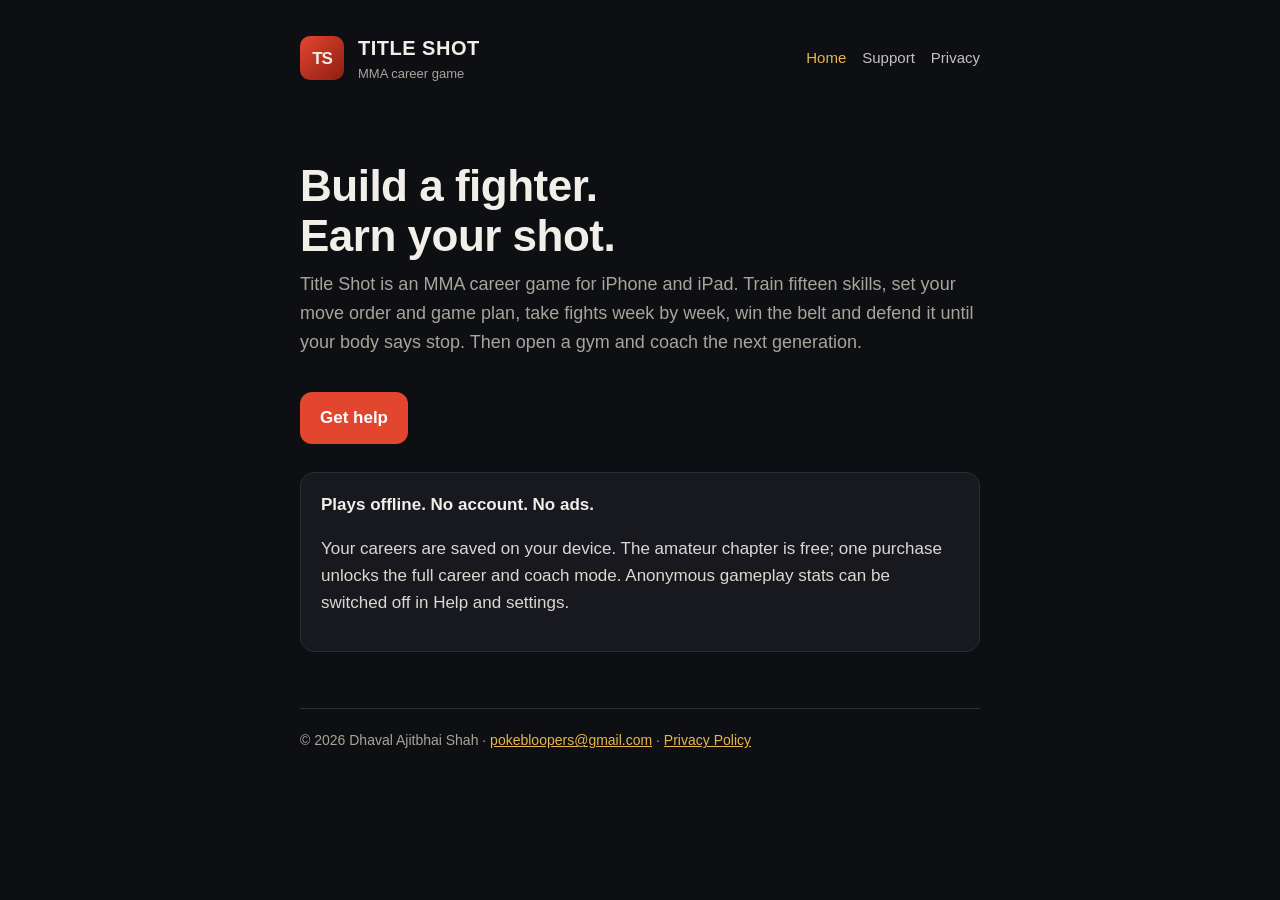
<file: index.html>
<!doctype html>
<html lang="en">
<head>
<meta charset="utf-8">
<meta name="viewport" content="width=device-width, initial-scale=1">
<title>Title Shot – MMA career game</title>
<meta name="description" content="Title Shot is an MMA career game for iPhone and iPad. Build a fighter, earn your title shot, then run your own gym.">
<link rel="stylesheet" href="style.css">
</head>
<body>
<div class="wrap">
  <header class="site">
    <div class="mark" aria-hidden="true">TS</div>
    <div class="brand">Title Shot<small>MMA career game</small></div>
    <nav class="site" aria-label="Site">
      <a href="./" aria-current="page">Home</a>
      <a href="support/">Support</a>
      <a href="privacy/">Privacy</a>
    </nav>
  </header>

  <section class="hero">
    <h1>Build a fighter.<br>Earn your shot.</h1>
    <p class="lede">Title Shot is an MMA career game for iPhone and iPad. Train fifteen skills, set your move order and game plan, take fights week by week, win the belt and defend it until your body says stop. Then open a gym and coach the next generation.</p>
    <a class="cta" href="support/">Get help</a>
  </section>

  <div class="card">
    <strong>Plays offline. No account. No ads.</strong>
    <p>Your careers are saved on your device. The amateur chapter is free; one purchase unlocks the full career and coach mode. Anonymous gameplay stats can be switched off in Help and settings.</p>
  </div>

  <footer class="site">
    © 2026 Dhaval Ajitbhai Shah · <a href="mailto:pokebloopers@gmail.com">pokebloopers@gmail.com</a> · <a href="privacy/">Privacy Policy</a>
  </footer>
</div>
</body>
</html>
</file>
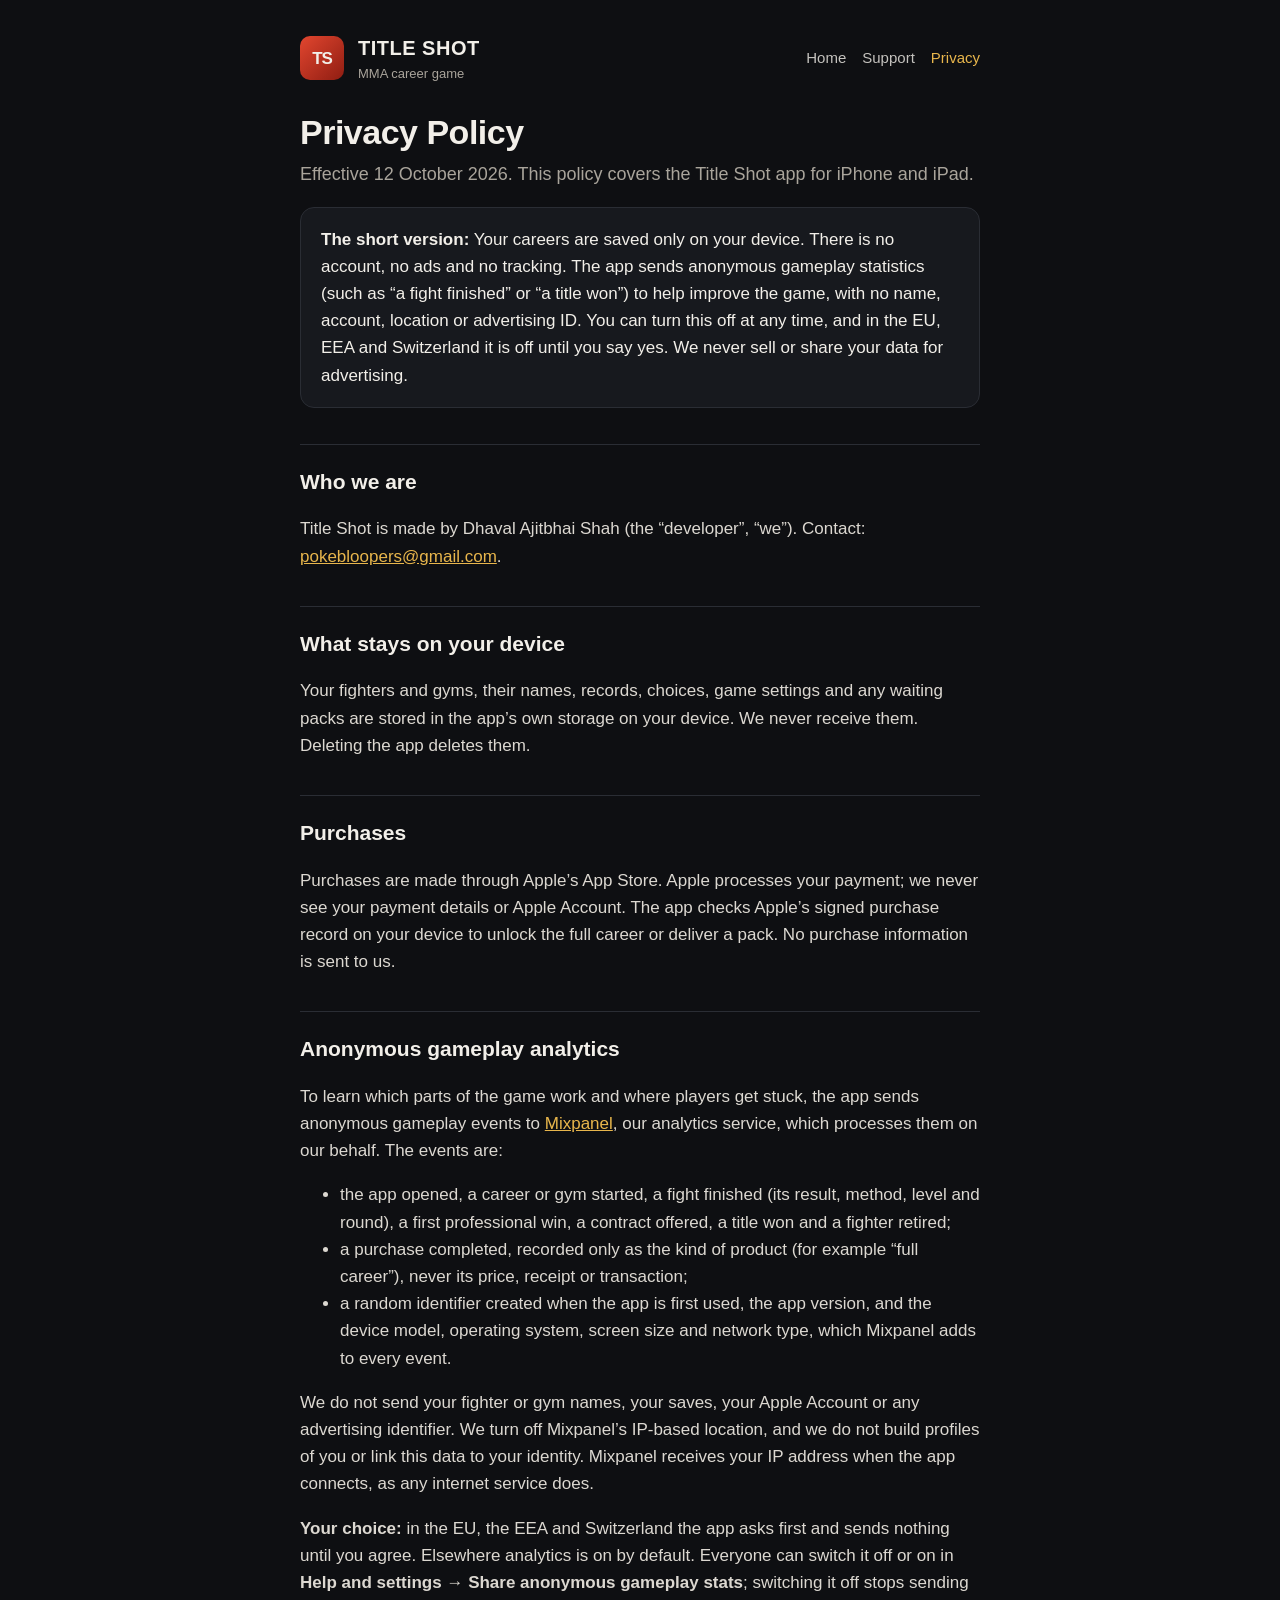
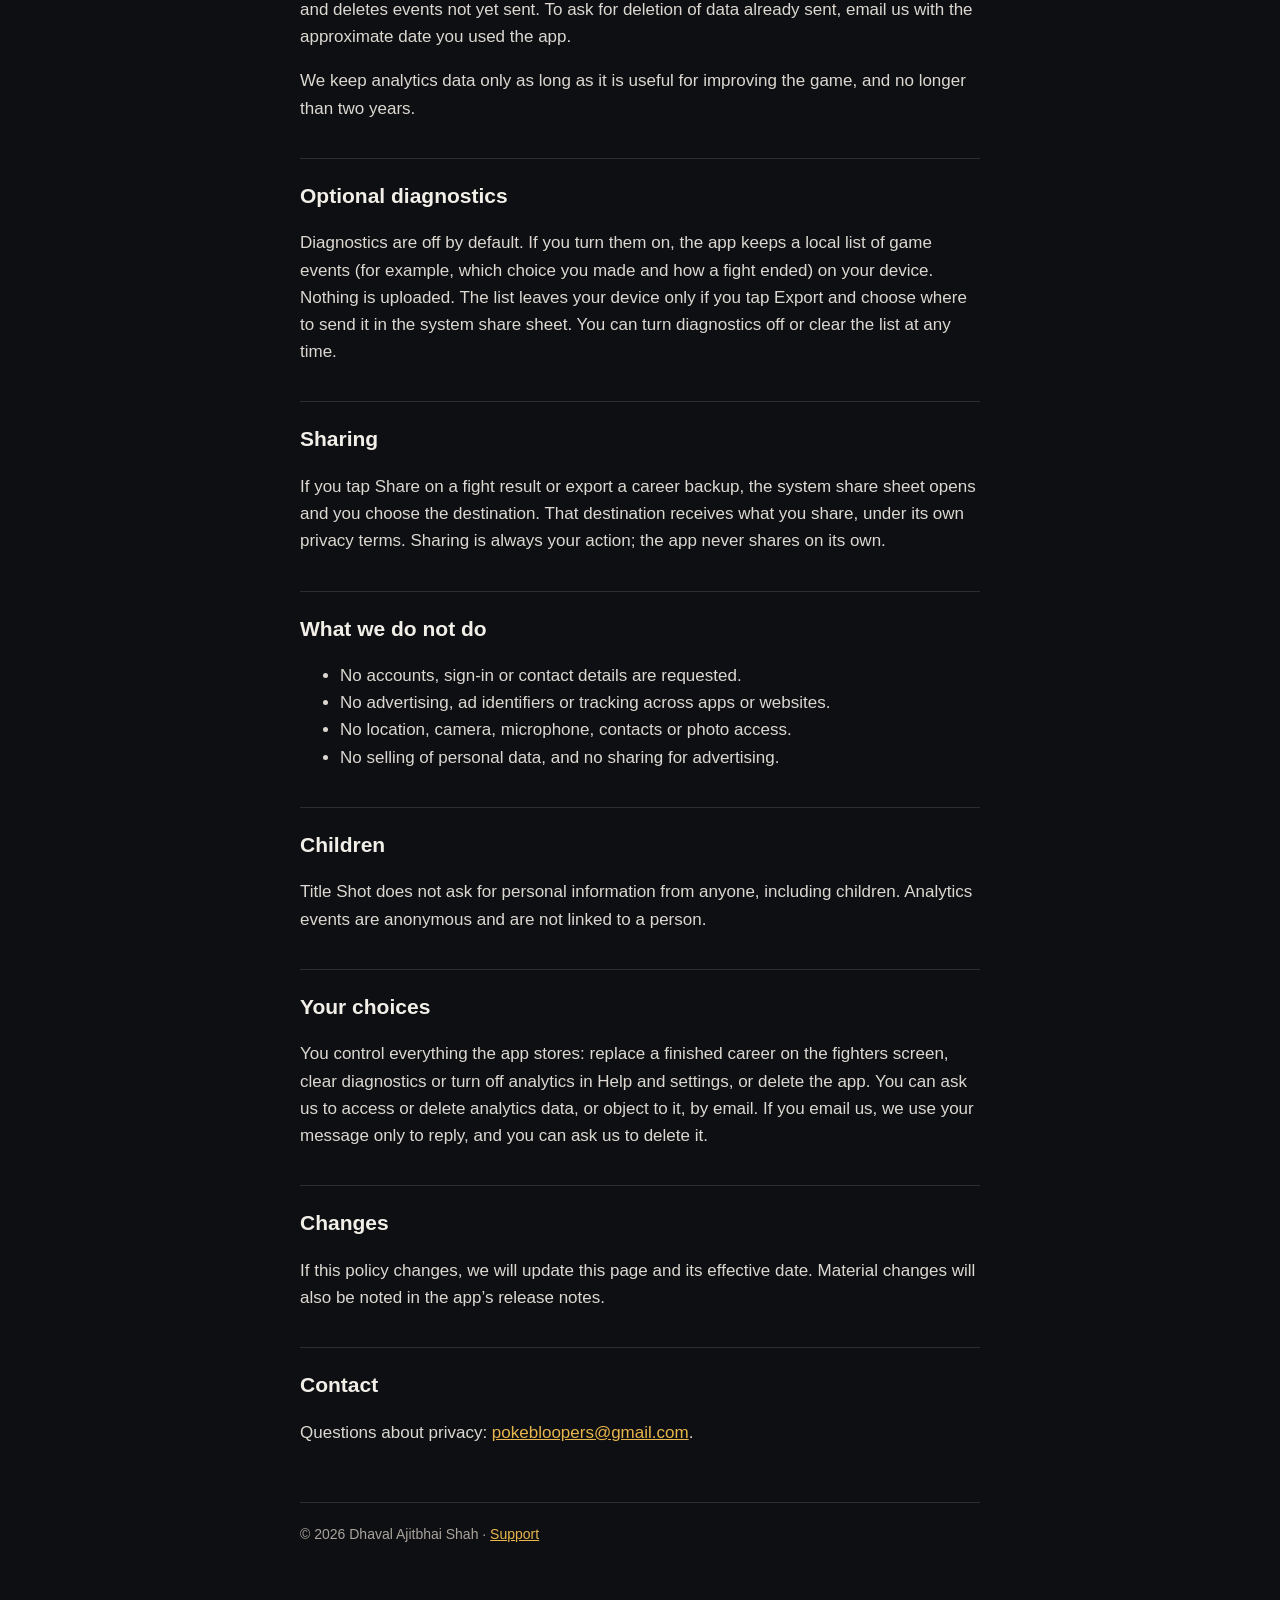
<file: privacy/index.html>
<!doctype html>
<html lang="en">
<head>
<meta charset="utf-8">
<meta name="viewport" content="width=device-width, initial-scale=1">
<title>Privacy Policy – Title Shot</title>
<meta name="description" content="Title Shot privacy policy: careers stay on your device; optional anonymous gameplay analytics, with no name, account, location or advertising ID.">
<link rel="stylesheet" href="../style.css">
</head>
<body>
<div class="wrap">
  <header class="site">
    <div class="mark" aria-hidden="true">TS</div>
    <div class="brand">Title Shot<small>MMA career game</small></div>
    <nav class="site" aria-label="Site">
      <a href="../">Home</a>
      <a href="../support/">Support</a>
      <a href="./" aria-current="page">Privacy</a>
    </nav>
  </header>

  <h1>Privacy Policy</h1>
  <p class="lede">Effective 12 October 2026. This policy covers the Title Shot app for iPhone and iPad.</p>

  <div class="card">
    <strong>The short version:</strong> Your careers are saved only on your device. There is no account, no ads and no tracking. The app sends anonymous gameplay statistics (such as “a fight finished” or “a title won”) to help improve the game, with no name, account, location or advertising ID. You can turn this off at any time, and in the EU, EEA and Switzerland it is off until you say yes. We never sell or share your data for advertising.
  </div>

  <h2>Who we are</h2>
  <p>Title Shot is made by Dhaval Ajitbhai Shah (the “developer”, “we”). Contact: <a href="mailto:pokebloopers@gmail.com">pokebloopers@gmail.com</a>.</p>

  <h2>What stays on your device</h2>
  <p>Your fighters and gyms, their names, records, choices, game settings and any waiting packs are stored in the app’s own storage on your device. We never receive them. Deleting the app deletes them.</p>

  <h2>Purchases</h2>
  <p>Purchases are made through Apple’s App Store. Apple processes your payment; we never see your payment details or Apple Account. The app checks Apple’s signed purchase record on your device to unlock the full career or deliver a pack. No purchase information is sent to us.</p>

  <h2>Anonymous gameplay analytics</h2>
  <p>To learn which parts of the game work and where players get stuck, the app sends anonymous gameplay events to <a href="https://mixpanel.com/legal/privacy-policy/">Mixpanel</a>, our analytics service, which processes them on our behalf. The events are:</p>
  <ul>
    <li>the app opened, a career or gym started, a fight finished (its result, method, level and round), a first professional win, a contract offered, a title won and a fighter retired;</li>
    <li>a purchase completed, recorded only as the kind of product (for example “full career”), never its price, receipt or transaction;</li>
    <li>a random identifier created when the app is first used, the app version, and the device model, operating system, screen size and network type, which Mixpanel adds to every event.</li>
  </ul>
  <p>We do not send your fighter or gym names, your saves, your Apple Account or any advertising identifier. We turn off Mixpanel’s IP-based location, and we do not build profiles of you or link this data to your identity. Mixpanel receives your IP address when the app connects, as any internet service does.</p>
  <p><strong>Your choice:</strong> in the EU, the EEA and Switzerland the app asks first and sends nothing until you agree. Elsewhere analytics is on by default. Everyone can switch it off or on in <strong>Help and settings → Share anonymous gameplay stats</strong>; switching it off stops sending and deletes events not yet sent. To ask for deletion of data already sent, email us with the approximate date you used the app.</p>
  <p>We keep analytics data only as long as it is useful for improving the game, and no longer than two years.</p>

  <h2>Optional diagnostics</h2>
  <p>Diagnostics are off by default. If you turn them on, the app keeps a local list of game events (for example, which choice you made and how a fight ended) on your device. Nothing is uploaded. The list leaves your device only if you tap Export and choose where to send it in the system share sheet. You can turn diagnostics off or clear the list at any time.</p>

  <h2>Sharing</h2>
  <p>If you tap Share on a fight result or export a career backup, the system share sheet opens and you choose the destination. That destination receives what you share, under its own privacy terms. Sharing is always your action; the app never shares on its own.</p>

  <h2>What we do not do</h2>
  <ul>
    <li>No accounts, sign-in or contact details are requested.</li>
    <li>No advertising, ad identifiers or tracking across apps or websites.</li>
    <li>No location, camera, microphone, contacts or photo access.</li>
    <li>No selling of personal data, and no sharing for advertising.</li>
  </ul>

  <h2>Children</h2>
  <p>Title Shot does not ask for personal information from anyone, including children. Analytics events are anonymous and are not linked to a person.</p>

  <h2>Your choices</h2>
  <p>You control everything the app stores: replace a finished career on the fighters screen, clear diagnostics or turn off analytics in Help and settings, or delete the app. You can ask us to access or delete analytics data, or object to it, by email. If you email us, we use your message only to reply, and you can ask us to delete it.</p>

  <h2>Changes</h2>
  <p>If this policy changes, we will update this page and its effective date. Material changes will also be noted in the app’s release notes.</p>

  <h2>Contact</h2>
  <p>Questions about privacy: <a href="mailto:pokebloopers@gmail.com">pokebloopers@gmail.com</a>.</p>

  <footer class="site">
    © 2026 Dhaval Ajitbhai Shah · <a href="../support/">Support</a>
  </footer>
</div>
</body>
</html>
</file>
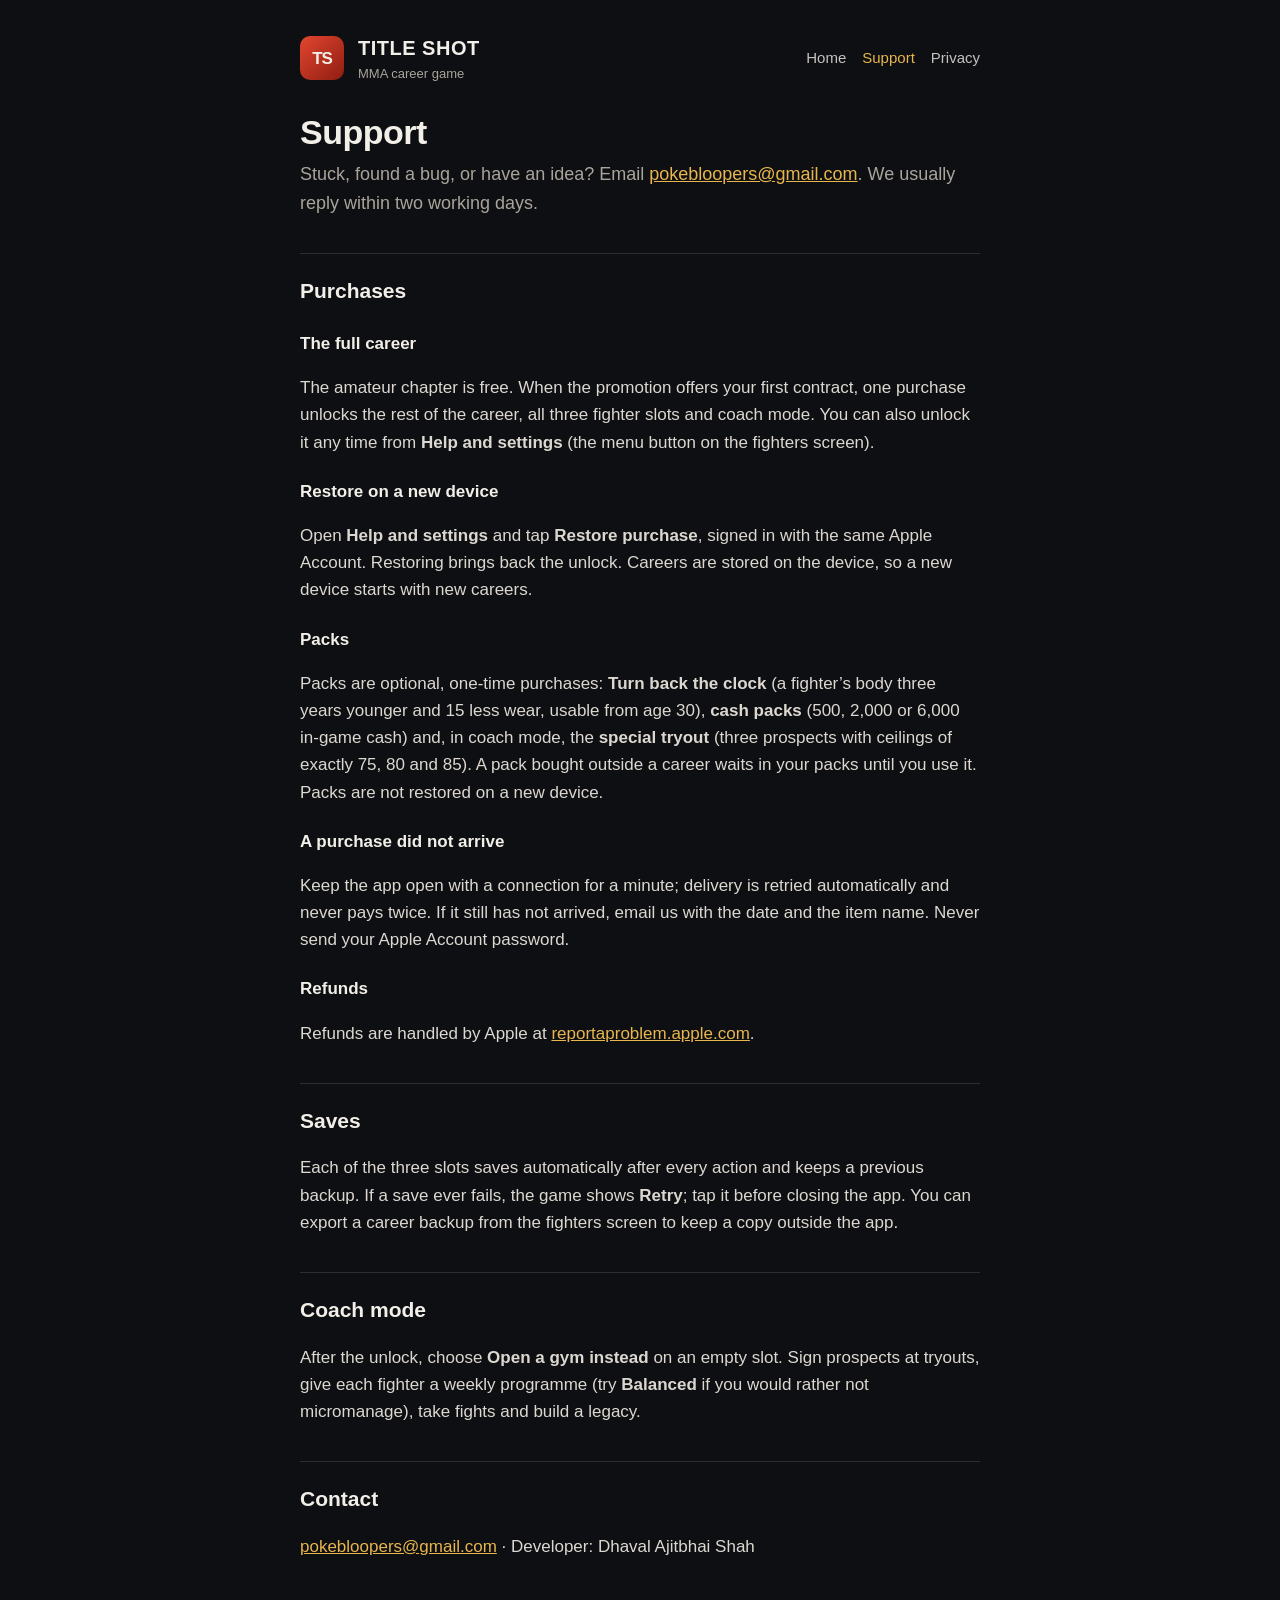
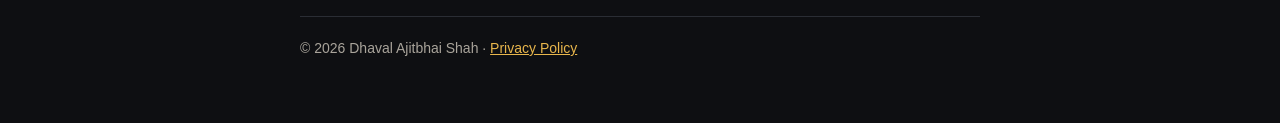
<file: support/index.html>
<!doctype html>
<html lang="en">
<head>
<meta charset="utf-8">
<meta name="viewport" content="width=device-width, initial-scale=1">
<title>Support – Title Shot</title>
<meta name="description" content="Help with Title Shot: purchases, restoring the full career, packs, saves and contact.">
<link rel="stylesheet" href="../style.css">
</head>
<body>
<div class="wrap">
  <header class="site">
    <div class="mark" aria-hidden="true">TS</div>
    <div class="brand">Title Shot<small>MMA career game</small></div>
    <nav class="site" aria-label="Site">
      <a href="../">Home</a>
      <a href="./" aria-current="page">Support</a>
      <a href="../privacy/">Privacy</a>
    </nav>
  </header>

  <h1>Support</h1>
  <p class="lede">Stuck, found a bug, or have an idea? Email <a href="mailto:pokebloopers@gmail.com">pokebloopers@gmail.com</a>. We usually reply within two working days.</p>

  <h2>Purchases</h2>
  <h3>The full career</h3>
  <p>The amateur chapter is free. When the promotion offers your first contract, one purchase unlocks the rest of the career, all three fighter slots and coach mode. You can also unlock it any time from <strong>Help and settings</strong> (the menu button on the fighters screen).</p>
  <h3>Restore on a new device</h3>
  <p>Open <strong>Help and settings</strong> and tap <strong>Restore purchase</strong>, signed in with the same Apple Account. Restoring brings back the unlock. Careers are stored on the device, so a new device starts with new careers.</p>
  <h3>Packs</h3>
  <p>Packs are optional, one-time purchases: <strong>Turn back the clock</strong> (a fighter’s body three years younger and 15 less wear, usable from age 30), <strong>cash packs</strong> (500, 2,000 or 6,000 in-game cash) and, in coach mode, the <strong>special tryout</strong> (three prospects with ceilings of exactly 75, 80 and 85). A pack bought outside a career waits in your packs until you use it. Packs are not restored on a new device.</p>
  <h3>A purchase did not arrive</h3>
  <p>Keep the app open with a connection for a minute; delivery is retried automatically and never pays twice. If it still has not arrived, email us with the date and the item name. Never send your Apple Account password.</p>
  <h3>Refunds</h3>
  <p>Refunds are handled by Apple at <a href="https://reportaproblem.apple.com">reportaproblem.apple.com</a>.</p>

  <h2>Saves</h2>
  <p>Each of the three slots saves automatically after every action and keeps a previous backup. If a save ever fails, the game shows <strong>Retry</strong>; tap it before closing the app. You can export a career backup from the fighters screen to keep a copy outside the app.</p>

  <h2>Coach mode</h2>
  <p>After the unlock, choose <strong>Open a gym instead</strong> on an empty slot. Sign prospects at tryouts, give each fighter a weekly programme (try <strong>Balanced</strong> if you would rather not micromanage), take fights and build a legacy.</p>

  <h2>Contact</h2>
  <p><a href="mailto:pokebloopers@gmail.com">pokebloopers@gmail.com</a> · Developer: Dhaval Ajitbhai Shah</p>

  <footer class="site">
    © 2026 Dhaval Ajitbhai Shah · <a href="../privacy/">Privacy Policy</a>
  </footer>
</div>
</body>
</html>
</file>
<file: style.css>
:root {
  --bg: #0e0f12;
  --panel: #17191e;
  --ink: #f2efe9;
  --muted: #a9a49b;
  --accent: #e2462f;
  --gold: #e8b64c;
  --line: #2a2d34;
}
* { box-sizing: border-box; }
html { -webkit-text-size-adjust: 100%; }
body {
  margin: 0;
  background: var(--bg);
  color: var(--ink);
  font: 17px/1.6 -apple-system, BlinkMacSystemFont, "Segoe UI", Roboto, Helvetica, Arial, sans-serif;
}
a { color: var(--gold); }
a:focus-visible { outline: 2px solid var(--gold); outline-offset: 2px; }
.wrap { max-width: 720px; margin: 0 auto; padding: 32px 20px 64px; }
header.site { display: flex; align-items: center; gap: 14px; margin-bottom: 28px; }
.mark {
  width: 44px; height: 44px; border-radius: 10px;
  background: linear-gradient(135deg, var(--accent), #8f1d12);
  display: grid; place-items: center; font-weight: 900; letter-spacing: -1px;
}
.brand { font-weight: 800; font-size: 20px; letter-spacing: .5px; text-transform: uppercase; }
.brand small { display: block; font-weight: 500; font-size: 13px; color: var(--muted); text-transform: none; letter-spacing: 0; }
nav.site { margin-left: auto; display: flex; gap: 16px; font-size: 15px; }
nav.site a { color: var(--ink); text-decoration: none; opacity: .8; }
nav.site a[aria-current="page"], nav.site a:hover { opacity: 1; color: var(--gold); }
h1 { font-size: 34px; line-height: 1.15; margin: 8px 0 8px; letter-spacing: -.5px; }
h2 { font-size: 21px; margin: 36px 0 8px; padding-top: 20px; border-top: 1px solid var(--line); }
h3 { font-size: 17px; margin: 22px 0 4px; }
p, li { color: #dcd8d1; }
.lede { color: var(--muted); font-size: 18px; margin-top: 0; }
.card { background: var(--panel); border: 1px solid var(--line); border-radius: 14px; padding: 18px 20px; margin: 18px 0; }
.card strong { color: var(--ink); }
.pill { display: inline-block; font-size: 13px; padding: 2px 10px; border-radius: 99px; background: #2a1512; color: #ffb3a6; border: 1px solid #5a2219; }
footer.site { margin-top: 56px; padding-top: 20px; border-top: 1px solid var(--line); color: var(--muted); font-size: 14px; }
.hero { padding: 40px 0 10px; }
.hero h1 { font-size: 44px; }
.cta { display: inline-block; margin-top: 18px; background: var(--accent); color: #fff; text-decoration: none; font-weight: 700; padding: 12px 20px; border-radius: 12px; }
@media (max-width: 520px) {
  nav.site { gap: 12px; font-size: 14px; }
  .brand small { display: none; }
  h1 { font-size: 28px; }
  .hero h1 { font-size: 34px; }
}
</file>
